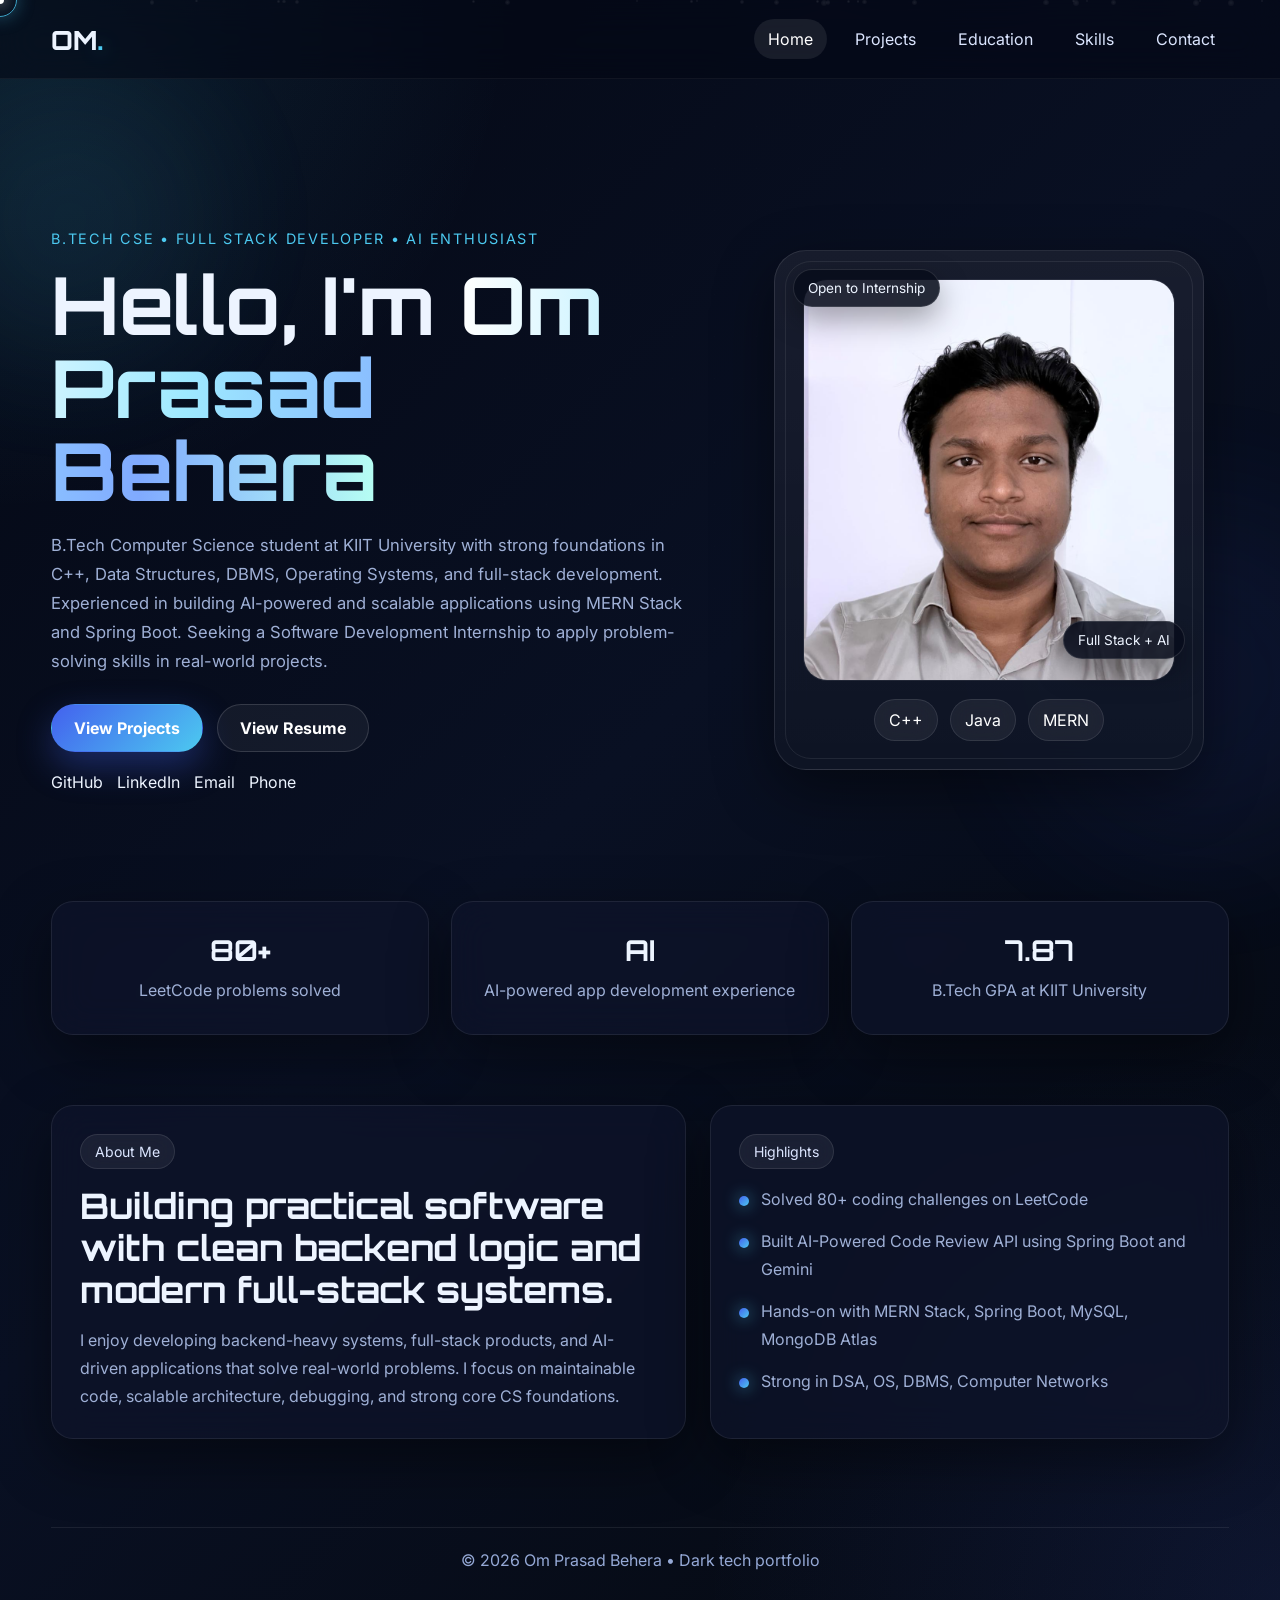
<file: index.html>
<!DOCTYPE html>
<html lang="en">
<head>
  <meta charset="UTF-8" />
  <meta name="viewport" content="width=device-width, initial-scale=1.0" />
  <title>Om Prasad | Portfolio</title>
  <meta name="description" content="Om Prasad Behera - B.Tech CSE Student, Full Stack Developer, AI Enthusiast" />
  <link rel="preconnect" href="https://fonts.googleapis.com" />
  <link rel="preconnect" href="https://fonts.gstatic.com" crossorigin />
  <link
    href="https://fonts.googleapis.com/css2?family=Inter:wght@300;400;500;600;700;800&family=Orbitron:wght@500;700;800&display=swap"
    rel="stylesheet"
  />
  <link rel="stylesheet" href="style.css" />
</head>
<body>
  <div class="cursor-dot"></div>
  <div class="cursor-ring"></div>

  <div class="bg-blur bg-blur-1"></div>
  <div class="bg-blur bg-blur-2"></div>
  <div class="bg-grid"></div>
  <div class="particles" id="particles"></div>

  <header class="site-header">
    <nav class="navbar container">
      <a href="index.html" class="logo">OM<span>.</span></a>

      <button class="menu-toggle" id="menuToggle" aria-label="Toggle Menu">
        <span></span>
        <span></span>
        <span></span>
      </button>

      <ul class="nav-links" id="navLinks">
        <li><a class="active" href="index.html">Home</a></li>
        <li><a href="projects.html">Projects</a></li>
        <li><a href="education.html">Education</a></li>
        <li><a href="skills.html">Skills</a></li>
        <li><a href="contact.html">Contact</a></li>
      </ul>
    </nav>
  </header>

  <main>
    <section class="hero container reveal">
      <div class="hero-content">
        <p class="eyebrow">B.Tech CSE • Full Stack Developer • AI Enthusiast</p>
        <h1>
          Hello, I'm <span class="gradient-text">Om Prasad Behera</span>
        </h1>
        <p class="hero-text">
          B.Tech Computer Science student at KIIT University with strong foundations
          in C++, Data Structures, DBMS, Operating Systems, and full-stack development.
          Experienced in building AI-powered and scalable applications using MERN Stack
          and Spring Boot. Seeking a Software Development Internship to apply
          problem-solving skills in real-world projects.
        </p>

        <div class="hero-actions">
          <a href="projects.html" class="btn btn-primary magnetic">View Projects</a>
          <a href="assets/resume.pdf" class="btn btn-secondary magnetic" target="_blank">View Resume</a>
        </div>

        <div class="hero-links">
          <a href="https://github.com/omprasad7711" target="_blank">GitHub</a>
          <a href="https://linkedin.com/in/omprasad7711" target="_blank">LinkedIn</a>
          <a href="mailto:omprasadbehera1@gmail.com">Email</a>
          <a href="contact.html">Phone</a>
        </div>
      </div>

      <div class="hero-visual">
        <div class="profile-card tilt-card floating-card">
          <div class="profile-ring"></div>

          <img src="assets/profile.jpg" alt="Om Prasad Behera" class="profile-image" />

          <div class="floating-badge badge-top">Open to Internship</div>
          <div class="floating-badge badge-right">Full Stack + AI</div>

          <div class="tech-orbs">
            <span>C++</span>
            <span>Java</span>
            <span>MERN</span>
          </div>
        </div>
      </div>
    </section>

    <section class="stats-section container reveal">
      <div class="glass-card stat-card tilt-card">
        <h3>80+</h3>
        <p>LeetCode problems solved</p>
      </div>
      <div class="glass-card stat-card tilt-card">
        <h3>AI</h3>
        <p>AI-powered app development experience</p>
      </div>
      <div class="glass-card stat-card tilt-card">
        <h3>7.87</h3>
        <p>B.Tech GPA at KIIT University</p>
      </div>
    </section>

    <section class="content-grid container">
      <div class="glass-card about-card reveal tilt-card">
        <div class="section-tag">About Me</div>
        <h2>Building practical software with clean backend logic and modern full-stack systems.</h2>
        <p>
          I enjoy developing backend-heavy systems, full-stack products, and AI-driven
          applications that solve real-world problems. I focus on maintainable code,
          scalable architecture, debugging, and strong core CS foundations.
        </p>
      </div>

      <div class="glass-card highlight-card reveal tilt-card">
        <div class="section-tag">Highlights</div>
        <ul class="highlight-list">
          <li>Solved 80+ coding challenges on LeetCode</li>
          <li>Built AI-Powered Code Review API using Spring Boot and Gemini</li>
          <li>Hands-on with MERN Stack, Spring Boot, MySQL, MongoDB Atlas</li>
          <li>Strong in DSA, OS, DBMS, Computer Networks</li>
        </ul>
      </div>
    </section>
  </main>

  <footer class="site-footer">
    <div class="container footer-inner">
      <p>© 2026 Om Prasad Behera • Dark tech portfolio</p>
    </div>
  </footer>

  <script src="script.js"></script>
</body>
</html>
</file>
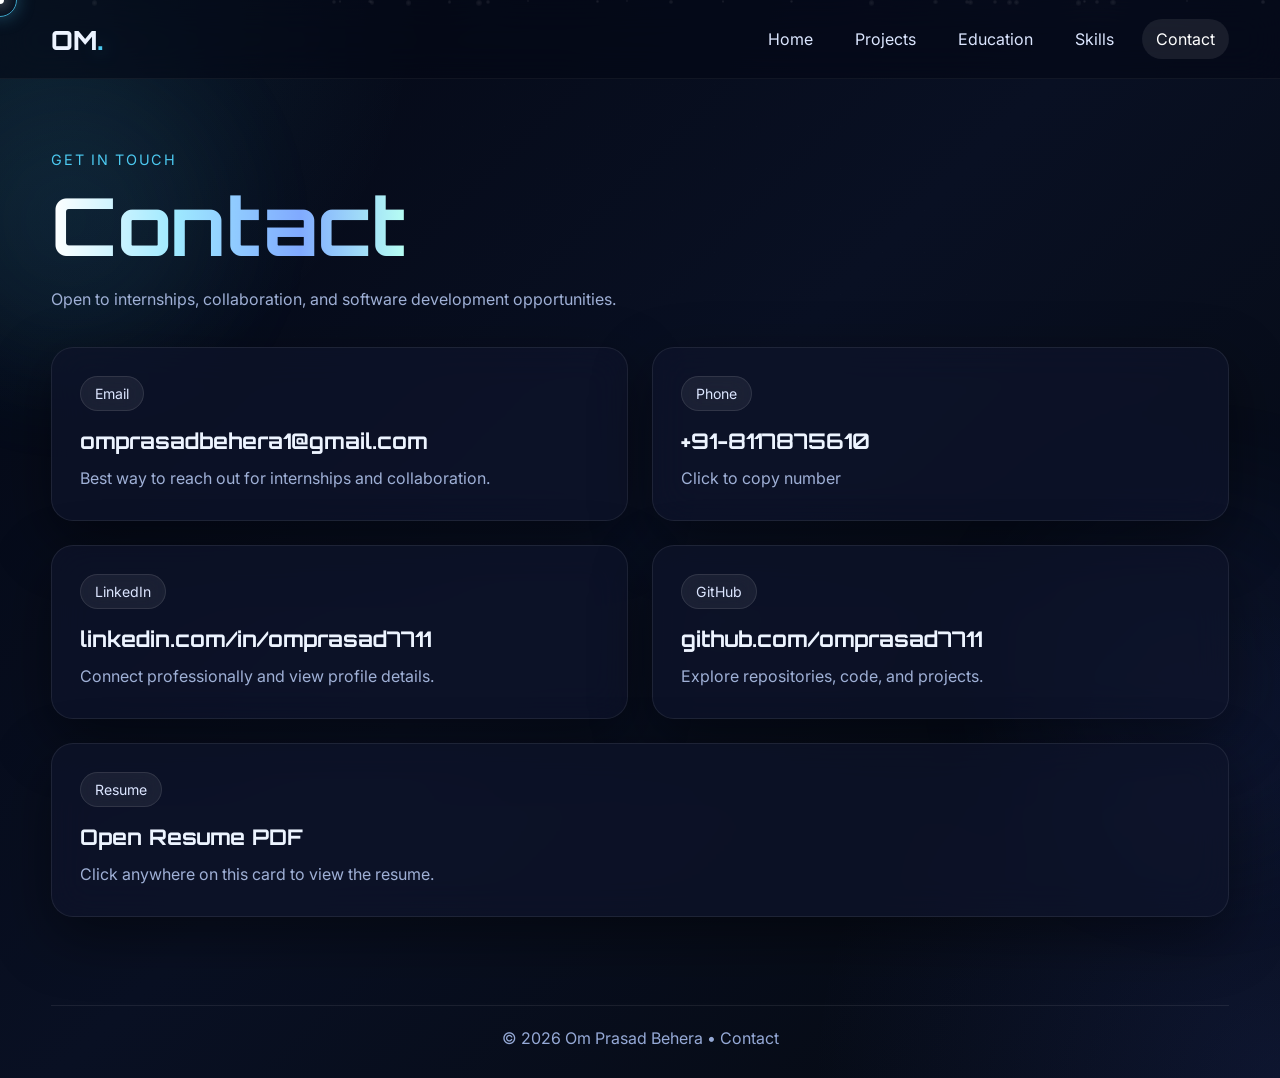
<file: contact.html>
<!DOCTYPE html>
<html lang="en">
<head>
  <meta charset="UTF-8" />
  <meta name="viewport" content="width=device-width, initial-scale=1.0" />
  <title>Contact | Om Prasad</title>
  <link rel="preconnect" href="https://fonts.googleapis.com" />
  <link rel="preconnect" href="https://fonts.gstatic.com" crossorigin />
  <link
    href="https://fonts.googleapis.com/css2?family=Inter:wght@300;400;500;600;700;800&family=Orbitron:wght@500;700;800&display=swap"
    rel="stylesheet"
  />
  <link rel="stylesheet" href="style.css" />
</head>
<body>
  <div class="cursor-dot"></div>
  <div class="cursor-ring"></div>
  <div class="bg-blur bg-blur-1"></div>
  <div class="bg-blur bg-blur-2"></div>
  <div class="bg-grid"></div>
  <div class="particles" id="particles"></div>

  <header class="site-header">
    <nav class="navbar container">
      <a href="index.html" class="logo">OM<span>.</span></a>
      <button class="menu-toggle" id="menuToggle" aria-label="Toggle Menu">
        <span></span><span></span><span></span>
      </button>
      <ul class="nav-links" id="navLinks">
        <li><a href="index.html">Home</a></li>
        <li><a href="projects.html">Projects</a></li>
        <li><a href="education.html">Education</a></li>
        <li><a href="skills.html">Skills</a></li>
        <li><a class="active" href="contact.html">Contact</a></li>
      </ul>
    </nav>
  </header>

  <main class="page-main container">
    <section class="page-hero reveal">
      <p class="eyebrow">Get In Touch</p>
      <h1><span class="gradient-text">Contact</span></h1>
      <p class="page-subtext">
        Open to internships, collaboration, and software development opportunities.
      </p>
    </section>

    <section class="cards-grid two-col">
      <a href="mailto:omprasadbehera1@gmail.com" class="contact-link-card">
        <article class="glass-card reveal tilt-card contact-card">
          <div class="section-tag">Email</div>
          <h2>omprasadbehera1@gmail.com</h2>
          <p>Best way to reach out for internships and collaboration.</p>
        </article>
      </a>

      <article class="glass-card reveal tilt-card contact-card copy-card" id="copyPhoneCard">
        <div class="section-tag">Phone</div>
        <h2 id="phoneNumber">+91-8117875610</h2>
        <p id="copyStatus">Click to copy number</p>
      </article>

      <a href="https://linkedin.com/in/omprasad7711" target="_blank" class="contact-link-card">
        <article class="glass-card reveal tilt-card contact-card">
          <div class="section-tag">LinkedIn</div>
          <h2>linkedin.com/in/omprasad7711</h2>
          <p>Connect professionally and view profile details.</p>
        </article>
      </a>

      <a href="https://github.com/omprasad7711" target="_blank" class="contact-link-card">
        <article class="glass-card reveal tilt-card contact-card">
          <div class="section-tag">GitHub</div>
          <h2>github.com/omprasad7711</h2>
          <p>Explore repositories, code, and projects.</p>
        </article>
      </a>

      <a href="assets/resume.pdf" target="_blank" class="contact-link-card contact-wide">
        <article class="glass-card reveal tilt-card contact-card">
          <div class="section-tag">Resume</div>
          <h2>Open Resume PDF</h2>
          <p>Click anywhere on this card to view the resume.</p>
        </article>
      </a>
    </section>
  </main>

  <footer class="site-footer">
    <div class="container footer-inner">
      <p>© 2026 Om Prasad Behera • Contact</p>
    </div>
  </footer>

  <script src="script.js"></script>
</body>
</html>
</file>
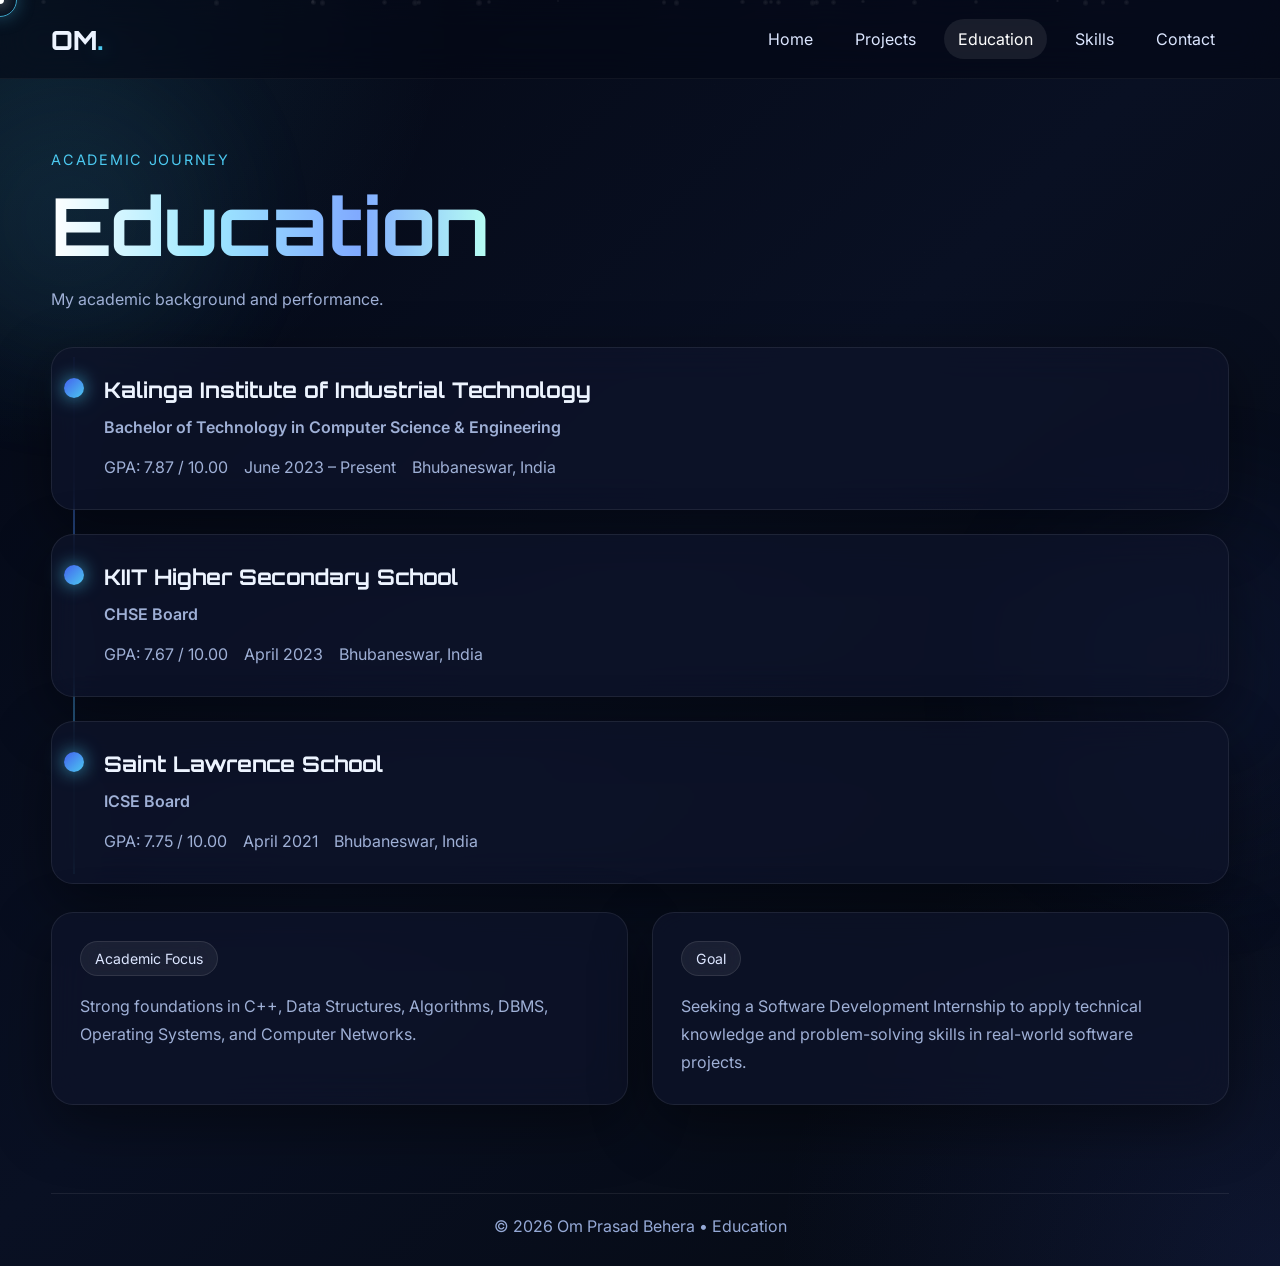
<file: education.html>
<!DOCTYPE html>
<html lang="en">
<head>
  <meta charset="UTF-8" />
  <meta name="viewport" content="width=device-width, initial-scale=1.0" />
  <title>Education | Om Prasad</title>
  <link rel="preconnect" href="https://fonts.googleapis.com" />
  <link rel="preconnect" href="https://fonts.gstatic.com" crossorigin />
  <link
    href="https://fonts.googleapis.com/css2?family=Inter:wght@300;400;500;600;700;800&family=Orbitron:wght@500;700;800&display=swap"
    rel="stylesheet"
  />
  <link rel="stylesheet" href="style.css" />
</head>
<body>
  <div class="cursor-dot"></div>
  <div class="cursor-ring"></div>
  <div class="bg-blur bg-blur-1"></div>
  <div class="bg-blur bg-blur-2"></div>
  <div class="bg-grid"></div>
  <div class="particles" id="particles"></div>

  <header class="site-header">
    <nav class="navbar container">
      <a href="index.html" class="logo">OM<span>.</span></a>
      <button class="menu-toggle" id="menuToggle" aria-label="Toggle Menu">
        <span></span><span></span><span></span>
      </button>
      <ul class="nav-links" id="navLinks">
        <li><a href="index.html">Home</a></li>
        <li><a href="projects.html">Projects</a></li>
        <li><a class="active" href="education.html">Education</a></li>
        <li><a href="skills.html">Skills</a></li>
        <li><a href="contact.html">Contact</a></li>
      </ul>
    </nav>
  </header>

  <main class="page-main container">
    <section class="page-hero reveal">
      <p class="eyebrow">Academic Journey</p>
      <h1><span class="gradient-text">Education</span></h1>
      <p class="page-subtext">
        My academic background and performance.
      </p>
    </section>

    <section class="timeline">
      <article class="glass-card timeline-card reveal tilt-card">
        <div class="timeline-dot"></div>
        <h2>Kalinga Institute of Industrial Technology</h2>
        <p class="edu-degree">Bachelor of Technology in Computer Science & Engineering</p>
        <div class="edu-meta">
          <span>GPA: 7.87 / 10.00</span>
          <span>June 2023 – Present</span>
          <span>Bhubaneswar, India</span>
        </div>
      </article>

      <article class="glass-card timeline-card reveal tilt-card">
        <div class="timeline-dot"></div>
        <h2>KIIT Higher Secondary School</h2>
        <p class="edu-degree">CHSE Board</p>
        <div class="edu-meta">
          <span>GPA: 7.67 / 10.00</span>
          <span>April 2023</span>
          <span>Bhubaneswar, India</span>
        </div>
      </article>

      <article class="glass-card timeline-card reveal tilt-card">
        <div class="timeline-dot"></div>
        <h2>Saint Lawrence School</h2>
        <p class="edu-degree">ICSE Board</p>
        <div class="edu-meta">
          <span>GPA: 7.75 / 10.00</span>
          <span>April 2021</span>
          <span>Bhubaneswar, India</span>
        </div>
      </article>
    </section>

    <section class="cards-grid two-col">
      <article class="glass-card reveal tilt-card">
        <div class="section-tag">Academic Focus</div>
        <p>
          Strong foundations in C++, Data Structures, Algorithms, DBMS,
          Operating Systems, and Computer Networks.
        </p>
      </article>

      <article class="glass-card reveal tilt-card">
        <div class="section-tag">Goal</div>
        <p>
          Seeking a Software Development Internship to apply technical knowledge
          and problem-solving skills in real-world software projects.
        </p>
      </article>
    </section>
  </main>

  <footer class="site-footer">
    <div class="container footer-inner">
      <p>© 2026 Om Prasad Behera • Education</p>
    </div>
  </footer>

  <script src="script.js"></script>
</body>
</html>
</file>
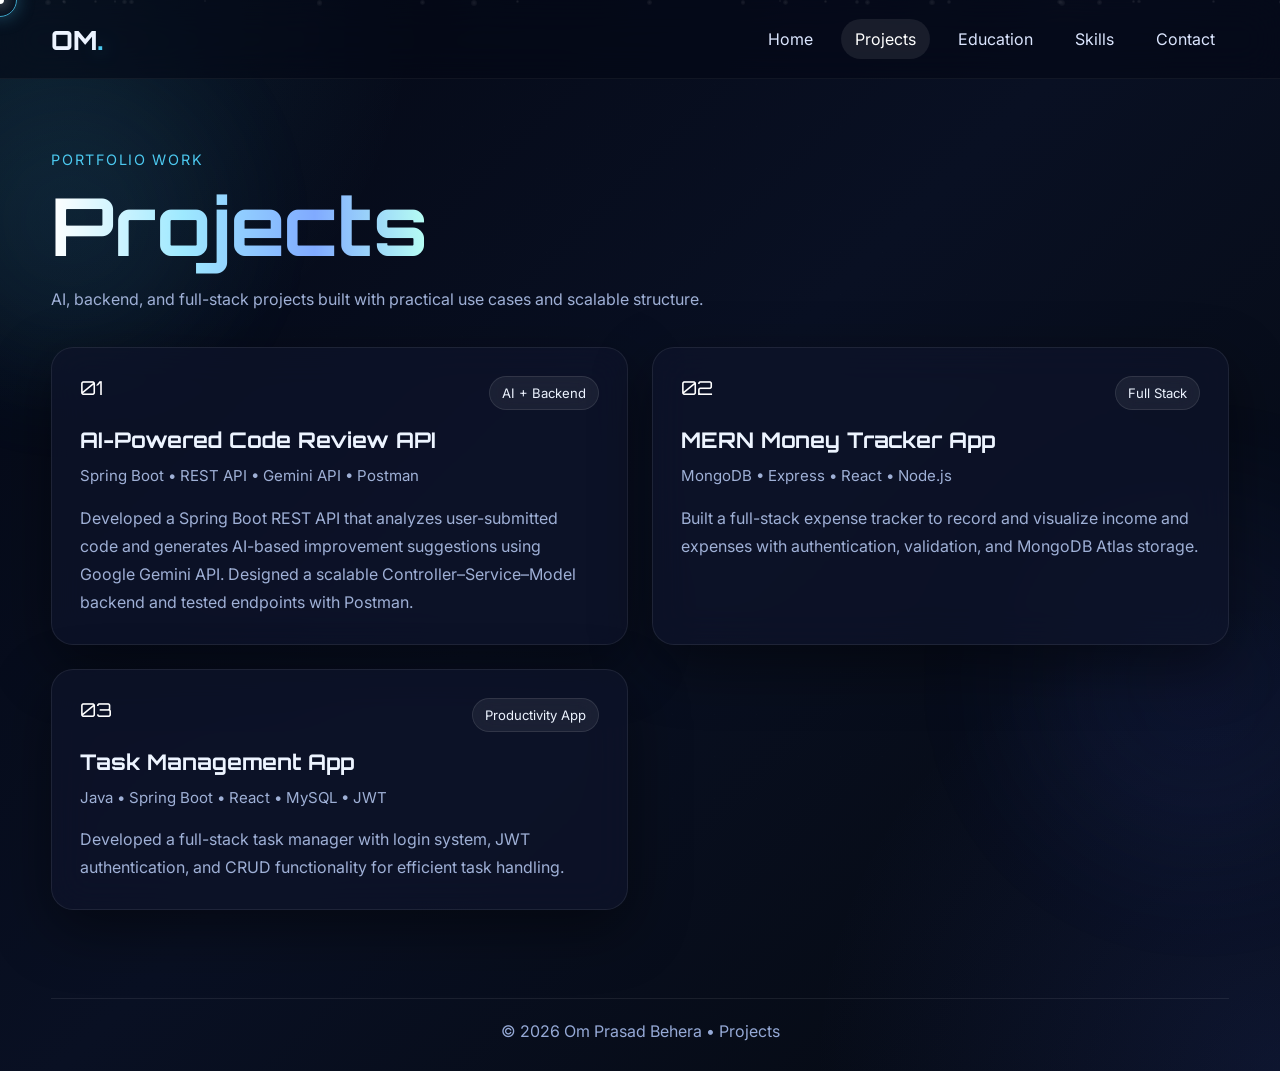
<file: projects.html>
<!DOCTYPE html>
<html lang="en">
<head>
  <meta charset="UTF-8" />
  <meta name="viewport" content="width=device-width, initial-scale=1.0" />
  <title>Projects | Om Prasad</title>
  <link rel="preconnect" href="https://fonts.googleapis.com" />
  <link rel="preconnect" href="https://fonts.gstatic.com" crossorigin />
  <link
    href="https://fonts.googleapis.com/css2?family=Inter:wght@300;400;500;600;700;800&family=Orbitron:wght@500;700;800&display=swap"
    rel="stylesheet"
  />
  <link rel="stylesheet" href="style.css" />
</head>
<body>
  <div class="cursor-dot"></div>
  <div class="cursor-ring"></div>
  <div class="bg-blur bg-blur-1"></div>
  <div class="bg-blur bg-blur-2"></div>
  <div class="bg-grid"></div>
  <div class="particles" id="particles"></div>

  <header class="site-header">
    <nav class="navbar container">
      <a href="index.html" class="logo">OM<span>.</span></a>
      <button class="menu-toggle" id="menuToggle" aria-label="Toggle Menu">
        <span></span><span></span><span></span>
      </button>
      <ul class="nav-links" id="navLinks">
        <li><a href="index.html">Home</a></li>
        <li><a class="active" href="projects.html">Projects</a></li>
        <li><a href="education.html">Education</a></li>
        <li><a href="skills.html">Skills</a></li>
        <li><a href="contact.html">Contact</a></li>
      </ul>
    </nav>
  </header>

  <main class="page-main container">
    <section class="page-hero reveal">
      <p class="eyebrow">Portfolio Work</p>
      <h1><span class="gradient-text">Projects</span></h1>
      <p class="page-subtext">
        AI, backend, and full-stack projects built with practical use cases and scalable structure.
      </p>
    </section>

    <section class="cards-grid projects-grid">
      <article class="glass-card project-card reveal tilt-card">
        <div class="project-top">
          <span class="project-number">01</span>
          <span class="project-chip">AI + Backend</span>
        </div>
        <h2>AI-Powered Code Review API</h2>
        <p class="project-stack">Spring Boot • REST API • Gemini API • Postman</p>
        <p>
          Developed a Spring Boot REST API that analyzes user-submitted code and
          generates AI-based improvement suggestions using Google Gemini API.
          Designed a scalable Controller–Service–Model backend and tested endpoints with Postman.
        </p>
      </article>

      <article class="glass-card project-card reveal tilt-card">
        <div class="project-top">
          <span class="project-number">02</span>
          <span class="project-chip">Full Stack</span>
        </div>
        <h2>MERN Money Tracker App</h2>
        <p class="project-stack">MongoDB • Express • React • Node.js</p>
        <p>
          Built a full-stack expense tracker to record and visualize income and expenses
          with authentication, validation, and MongoDB Atlas storage.
        </p>
      </article>

      <article class="glass-card project-card reveal tilt-card">
        <div class="project-top">
          <span class="project-number">03</span>
          <span class="project-chip">Productivity App</span>
        </div>
        <h2>Task Management App</h2>
        <p class="project-stack">Java • Spring Boot • React • MySQL • JWT</p>
        <p>
          Developed a full-stack task manager with login system, JWT authentication,
          and CRUD functionality for efficient task handling.
        </p>
      </article>
    </section>
  </main>

  <footer class="site-footer">
    <div class="container footer-inner">
      <p>© 2026 Om Prasad Behera • Projects</p>
    </div>
  </footer>

  <script src="script.js"></script>
</body>
</html>
</file>
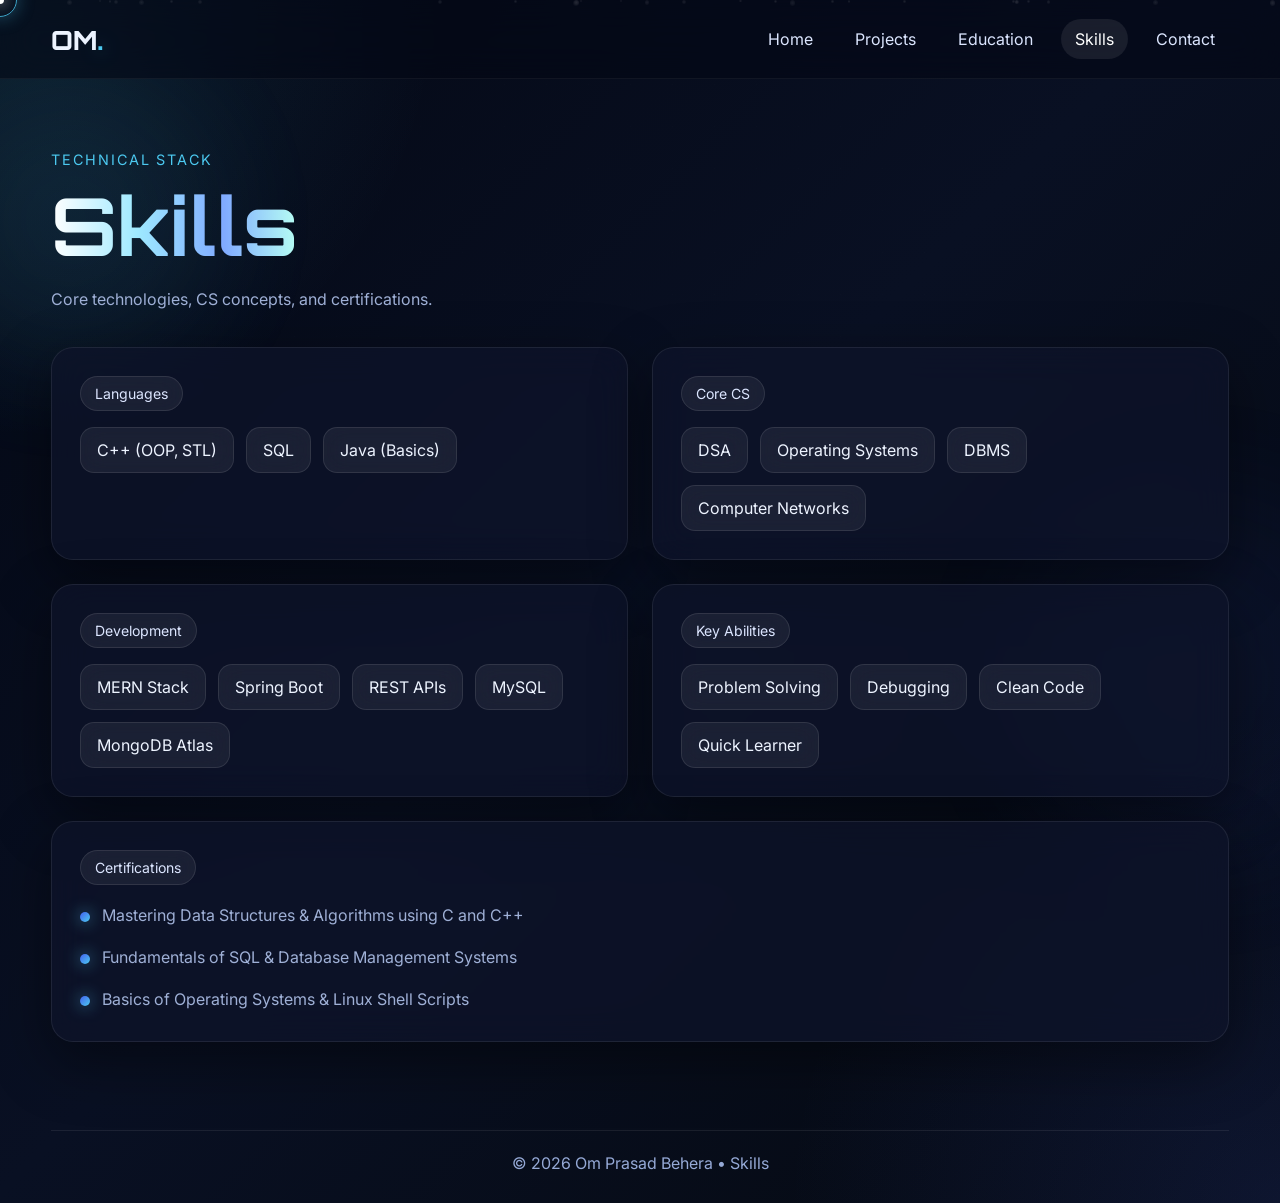
<file: skills.html>
<!DOCTYPE html>
<html lang="en">
<head>
  <meta charset="UTF-8" />
  <meta name="viewport" content="width=device-width, initial-scale=1.0" />
  <title>Skills | Om Prasad</title>
  <link rel="preconnect" href="https://fonts.googleapis.com" />
  <link rel="preconnect" href="https://fonts.gstatic.com" crossorigin />
  <link
    href="https://fonts.googleapis.com/css2?family=Inter:wght@300;400;500;600;700;800&family=Orbitron:wght@500;700;800&display=swap"
    rel="stylesheet"
  />
  <link rel="stylesheet" href="style.css" />
</head>
<body>
  <div class="cursor-dot"></div>
  <div class="cursor-ring"></div>
  <div class="bg-blur bg-blur-1"></div>
  <div class="bg-blur bg-blur-2"></div>
  <div class="bg-grid"></div>
  <div class="particles" id="particles"></div>

  <header class="site-header">
    <nav class="navbar container">
      <a href="index.html" class="logo">OM<span>.</span></a>
      <button class="menu-toggle" id="menuToggle" aria-label="Toggle Menu">
        <span></span><span></span><span></span>
      </button>
      <ul class="nav-links" id="navLinks">
        <li><a href="index.html">Home</a></li>
        <li><a href="projects.html">Projects</a></li>
        <li><a href="education.html">Education</a></li>
        <li><a class="active" href="skills.html">Skills</a></li>
        <li><a href="contact.html">Contact</a></li>
      </ul>
    </nav>
  </header>

  <main class="page-main container">
    <section class="page-hero reveal">
      <p class="eyebrow">Technical Stack</p>
      <h1><span class="gradient-text">Skills</span></h1>
      <p class="page-subtext">
        Core technologies, CS concepts, and certifications.
      </p>
    </section>

    <section class="cards-grid">
      <article class="glass-card reveal tilt-card">
        <div class="section-tag">Languages</div>
        <div class="chip-wrap">
          <span class="skill-chip">C++ (OOP, STL)</span>
          <span class="skill-chip">SQL</span>
          <span class="skill-chip">Java (Basics)</span>
        </div>
      </article>

      <article class="glass-card reveal tilt-card">
        <div class="section-tag">Core CS</div>
        <div class="chip-wrap">
          <span class="skill-chip">DSA</span>
          <span class="skill-chip">Operating Systems</span>
          <span class="skill-chip">DBMS</span>
          <span class="skill-chip">Computer Networks</span>
        </div>
      </article>

      <article class="glass-card reveal tilt-card">
        <div class="section-tag">Development</div>
        <div class="chip-wrap">
          <span class="skill-chip">MERN Stack</span>
          <span class="skill-chip">Spring Boot</span>
          <span class="skill-chip">REST APIs</span>
          <span class="skill-chip">MySQL</span>
          <span class="skill-chip">MongoDB Atlas</span>
        </div>
      </article>

      <article class="glass-card reveal tilt-card">
        <div class="section-tag">Key Abilities</div>
        <div class="chip-wrap">
          <span class="skill-chip">Problem Solving</span>
          <span class="skill-chip">Debugging</span>
          <span class="skill-chip">Clean Code</span>
          <span class="skill-chip">Quick Learner</span>
        </div>
      </article>

      <article class="glass-card reveal tilt-card skills-full">
        <div class="section-tag">Certifications</div>
        <ul class="highlight-list">
          <li>Mastering Data Structures & Algorithms using C and C++</li>
          <li>Fundamentals of SQL & Database Management Systems</li>
          <li>Basics of Operating Systems & Linux Shell Scripts</li>
        </ul>
      </article>
    </section>
  </main>

  <footer class="site-footer">
    <div class="container footer-inner">
      <p>© 2026 Om Prasad Behera • Skills</p>
    </div>
  </footer>

  <script src="script.js"></script>
</body>
</html>
</file>
<file: style.css>
:root {
  --bg: #050816;
  --bg-soft: #0b1128;
  --surface: rgba(14, 20, 42, 0.72);
  --surface-strong: rgba(18, 28, 58, 0.88);
  --border: rgba(255, 255, 255, 0.08);
  --text: #edf4ff;
  --muted: #9fb0d6;
  --accent: #4cc9f0;
  --accent-2: #4361ee;
  --accent-3: #00f5d4;
  --shadow: 0 20px 60px rgba(0, 0, 0, 0.45);
  --radius: 22px;
  --max-width: 1180px;
}

* {
  margin: 0;
  padding: 0;
  box-sizing: border-box;
}

html {
  scroll-behavior: smooth;
}

body {
  font-family: "Inter", sans-serif;
  background:
    radial-gradient(circle at top left, rgba(76, 201, 240, 0.12), transparent 25%),
    radial-gradient(circle at bottom right, rgba(67, 97, 238, 0.14), transparent 28%),
    linear-gradient(135deg, #040814 0%, #091023 48%, #050910 100%);
  color: var(--text);
  min-height: 100vh;
  overflow-x: hidden;
  position: relative;
  cursor: auto;
}

a {
  color: inherit;
  text-decoration: none;
}

img {
  max-width: 100%;
  display: block;
}

.container {
  width: min(92%, var(--max-width));
  margin: 0 auto;
}

.site-header {
  position: sticky;
  top: 0;
  z-index: 1000;
  background: rgba(5, 8, 22, 0.58);
  backdrop-filter: blur(18px);
  border-bottom: 1px solid rgba(255, 255, 255, 0.05);
}

.navbar {
  min-height: 78px;
  display: flex;
  align-items: center;
  justify-content: space-between;
  gap: 24px;
}

.logo {
  font-family: "Orbitron", sans-serif;
  font-size: 1.65rem;
  font-weight: 800;
}

.logo span {
  color: var(--accent);
  text-shadow: 0 0 18px rgba(76, 201, 240, 0.75);
}

.nav-links {
  list-style: none;
  display: flex;
  align-items: center;
  gap: 14px;
}

.nav-links a {
  padding: 10px 14px;
  border-radius: 999px;
  color: #dce6ff;
  transition: 0.3s ease;
}

.nav-links a:hover,
.nav-links a.active {
  color: #fff;
  background: rgba(255, 255, 255, 0.08);
}

.menu-toggle {
  display: none;
  background: transparent;
  border: none;
  cursor: pointer;
}

.menu-toggle span {
  display: block;
  width: 26px;
  height: 3px;
  margin: 5px 0;
  border-radius: 999px;
  background: #fff;
}

.hero,
.page-main {
  position: relative;
  z-index: 2;
}

.hero {
  min-height: calc(100vh - 78px);
  display: grid;
  grid-template-columns: 1.15fr 0.85fr;
  align-items: center;
  gap: 50px;
  padding: 70px 0 30px;
}

.eyebrow {
  display: inline-block;
  margin-bottom: 16px;
  color: var(--accent);
  font-size: 0.9rem;
  letter-spacing: 0.12em;
  text-transform: uppercase;
}

.hero h1,
.page-hero h1 {
  font-family: "Orbitron", sans-serif;
  font-size: clamp(2.8rem, 7vw, 5rem);
  line-height: 1.04;
  margin-bottom: 18px;
}

.gradient-text {
  background: linear-gradient(90deg, #ffffff 0%, #9ee9ff 35%, #80aaff 70%, #b7fff3 100%);
  -webkit-background-clip: text;
  -webkit-text-fill-color: transparent;
}

.hero-text,
.page-subtext,
.glass-card p,
.highlight-list li,
.edu-meta span,
.project-stack {
  color: var(--muted);
  line-height: 1.75;
}

.hero-text {
  max-width: 700px;
  font-size: 1.04rem;
  margin-bottom: 28px;
}

.hero-actions,
.hero-links {
  display: flex;
  flex-wrap: wrap;
  gap: 14px;
}

.hero-actions {
  margin-bottom: 20px;
}

.hero-links a:hover {
  color: var(--accent);
}

.btn {
  display: inline-flex;
  align-items: center;
  justify-content: center;
  min-height: 48px;
  padding: 0 22px;
  border-radius: 999px;
  font-weight: 700;
  transition: 0.35s ease;
  border: 1px solid transparent;
}

.btn-primary {
  color: #fff;
  background: linear-gradient(135deg, var(--accent-2), var(--accent));
  box-shadow: 0 14px 35px rgba(67, 97, 238, 0.35);
}

.btn-primary:hover {
  transform: translateY(-2px) scale(1.02);
}

.btn-secondary {
  color: #fff;
  border-color: rgba(255, 255, 255, 0.14);
  background: rgba(255, 255, 255, 0.05);
}

.btn-secondary:hover {
  transform: translateY(-2px);
  background: rgba(255, 255, 255, 0.1);
}

.hero-visual {
  display: flex;
  justify-content: center;
}

.profile-card {
  position: relative;
  width: min(100%, 430px);
  padding: 28px;
  border-radius: 32px;
  background:
    linear-gradient(180deg, rgba(255,255,255,0.06), rgba(255,255,255,0.02)),
    rgba(10, 16, 34, 0.82);
  border: 1px solid rgba(255, 255, 255, 0.1);
  backdrop-filter: blur(18px);
  box-shadow: var(--shadow);
  overflow: hidden;
}

.profile-ring {
  position: absolute;
  inset: 10px;
  border-radius: 26px;
  border: 1px solid rgba(255, 255, 255, 0.08);
  pointer-events: none;
}

.profile-image {
  width: 100%;
  aspect-ratio: 1 / 1.08;
  object-fit: cover;
  border-radius: 24px;
  border: 1px solid rgba(255,255,255,0.08);
}

.floating-badge {
  position: absolute;
  padding: 10px 14px;
  border-radius: 999px;
  background: rgba(8, 13, 28, 0.88);
  border: 1px solid rgba(255,255,255,0.12);
  font-size: 0.85rem;
  box-shadow: 0 12px 30px rgba(0,0,0,0.35);
}

.badge-top {
  top: 18px;
  left: 18px;
}

.badge-right {
  right: 18px;
  bottom: 110px;
}

.tech-orbs {
  display: flex;
  justify-content: center;
  gap: 12px;
  margin-top: 18px;
  flex-wrap: wrap;
}

.tech-orbs span,
.skill-chip,
.project-chip,
.section-tag {
  border: 1px solid rgba(255,255,255,0.1);
  background: rgba(255,255,255,0.06);
  backdrop-filter: blur(12px);
}

.tech-orbs span {
  padding: 10px 14px;
  border-radius: 999px;
  color: #fff;
}

.stats-section,
.cards-grid,
.content-grid {
  position: relative;
  z-index: 2;
}

.stats-section {
  display: grid;
  grid-template-columns: repeat(3, 1fr);
  gap: 22px;
  margin-bottom: 70px;
}

.content-grid {
  display: grid;
  grid-template-columns: 1.1fr 0.9fr;
  gap: 24px;
  padding-bottom: 70px;
}

.glass-card {
  background: var(--surface);
  border: 1px solid var(--border);
  border-radius: var(--radius);
  padding: 28px;
  backdrop-filter: blur(18px);
  box-shadow: var(--shadow);
  transition: transform 0.3s ease, border-color 0.3s ease, background 0.3s ease;
}

.glass-card:hover {
  border-color: rgba(76, 201, 240, 0.28);
  background: var(--surface-strong);
}

.stat-card {
  text-align: center;
  padding: 30px 20px;
}

.stat-card h3 {
  font-family: "Orbitron", sans-serif;
  font-size: 1.8rem;
  margin-bottom: 8px;
}

.section-tag {
  display: inline-block;
  padding: 8px 14px;
  border-radius: 999px;
  color: #dce6ff;
  margin-bottom: 16px;
  font-size: 0.88rem;
}

.about-card h2 {
  font-family: "Orbitron", sans-serif;
  font-size: clamp(1.4rem, 4vw, 2.2rem);
  line-height: 1.2;
  margin-bottom: 14px;
}

.highlight-list {
  list-style: none;
  display: grid;
  gap: 14px;
}

.highlight-list li {
  position: relative;
  padding-left: 22px;
}

.highlight-list li::before {
  content: "";
  position: absolute;
  left: 0;
  top: 11px;
  width: 10px;
  height: 10px;
  border-radius: 50%;
  background: linear-gradient(135deg, var(--accent-2), var(--accent));
  box-shadow: 0 0 16px rgba(76, 201, 240, 0.7);
}

.page-main {
  padding: 70px 0;
}

.page-hero {
  margin-bottom: 34px;
}

.cards-grid {
  display: grid;
  grid-template-columns: repeat(2, minmax(0, 1fr));
  gap: 24px;
}

.project-top {
  display: flex;
  justify-content: space-between;
  gap: 12px;
  margin-bottom: 16px;
}

.project-number {
  font-family: "Orbitron", sans-serif;
  font-size: 1.2rem;
  color: #ffffff;
}

.project-chip {
  padding: 8px 12px;
  border-radius: 999px;
  font-size: 0.82rem;
}

.project-card h2,
.timeline-card h2,
.contact-card h2 {
  font-family: "Orbitron", sans-serif;
  margin-bottom: 10px;
  font-size: 1.35rem;
}

.project-stack {
  margin-bottom: 14px;
  font-size: 0.94rem;
}

.timeline {
  position: relative;
  display: grid;
  gap: 24px;
  margin-bottom: 28px;
}

.timeline::before {
  content: "";
  position: absolute;
  left: 22px;
  top: 10px;
  bottom: 10px;
  width: 2px;
  background: linear-gradient(var(--accent-2), var(--accent));
  opacity: 0.5;
}

.timeline-card {
  position: relative;
  padding-left: 52px;
}

.timeline-dot {
  position: absolute;
  left: 12px;
  top: 30px;
  width: 20px;
  height: 20px;
  border-radius: 50%;
  background: linear-gradient(135deg, var(--accent-2), var(--accent));
  box-shadow: 0 0 18px rgba(76, 201, 240, 0.75);
}

.edu-degree {
  color: #edf2ff;
  margin-bottom: 12px;
  font-weight: 600;
}

.edu-meta {
  display: flex;
  flex-wrap: wrap;
  gap: 10px 16px;
}

.chip-wrap {
  display: flex;
  flex-wrap: wrap;
  gap: 12px;
}

.skill-chip {
  padding: 12px 16px;
  border-radius: 14px;
  transition: transform 0.25s ease, background 0.25s ease;
}

.skill-chip:hover {
  transform: translateY(-4px);
  background: rgba(255,255,255,0.1);
}

.two-col {
  grid-template-columns: repeat(2, minmax(0, 1fr));
}

.contact-link-card {
  display: block;
  color: inherit;
}

.skills-full,
.contact-wide {
  grid-column: 1 / -1;
}

.copy-card {
  cursor: pointer;
}

.site-footer {
  position: relative;
  z-index: 2;
  padding: 18px 0 30px;
}

.footer-inner {
  border-top: 1px solid rgba(255,255,255,0.08);
  padding-top: 22px;
  color: #95a9d6;
  text-align: center;
}

.bg-blur {
  position: fixed;
  border-radius: 50%;
  filter: blur(70px);
  pointer-events: none;
  opacity: 0.45;
  z-index: 0;
}

.bg-blur-1 {
  width: 280px;
  height: 280px;
  background: rgba(76, 201, 240, 0.2);
  top: 80px;
  left: -70px;
  animation: floatBlob 8s ease-in-out infinite;
}

.bg-blur-2 {
  width: 360px;
  height: 360px;
  background: rgba(67, 97, 238, 0.18);
  bottom: 40px;
  right: -100px;
  animation: floatBlob 10s ease-in-out infinite reverse;
}

.bg-grid {
  position: fixed;
  inset: 0;
  background-image:
    linear-gradient(rgba(255,255,255,0.03) 1px, transparent 1px),
    linear-gradient(90deg, rgba(255,255,255,0.03) 1px, transparent 1px);
  background-size: 42px 42px;
  mask-image: radial-gradient(circle at center, black 45%, transparent 100%);
  opacity: 0.2;
  pointer-events: none;
  z-index: 0;
}

.particles {
  position: fixed;
  inset: 0;
  overflow: hidden;
  pointer-events: none;
  z-index: 1;
}

.particle {
  position: absolute;
  border-radius: 50%;
  background: radial-gradient(circle, rgba(255,255,255,0.9), rgba(255,255,255,0.1));
  animation: rise linear infinite;
  opacity: 0.5;
}

.cursor-dot,
.cursor-ring {
  position: fixed;
  top: 0;
  left: 0;
  pointer-events: none;
  z-index: 9999;
  transform: translate(-50%, -50%);
}

.cursor-dot {
  width: 8px;
  height: 8px;
  border-radius: 50%;
  background: #ffffff;
  box-shadow: 0 0 14px rgba(255,255,255,0.9);
}

.cursor-ring {
  width: 34px;
  height: 34px;
  border-radius: 50%;
  border: 1px solid rgba(76, 201, 240, 0.8);
  box-shadow: 0 0 18px rgba(76, 201, 240, 0.35);
  transition: width 0.18s ease, height 0.18s ease, border-color 0.18s ease;
}

.reveal {
  opacity: 0;
  transform: translateY(26px);
  transition: opacity 0.8s ease, transform 0.8s ease;
}

.reveal.show {
  opacity: 1;
  transform: translateY(0);
}

.floating-card {
  animation: levitate 5s ease-in-out infinite;
}

@keyframes floatBlob {
  0%, 100% { transform: translateY(0) translateX(0) scale(1); }
  50% { transform: translateY(-24px) translateX(20px) scale(1.05); }
}

@keyframes levitate {
  0%, 100% { transform: translateY(0px); }
  50% { transform: translateY(-12px); }
}

@keyframes rise {
  from {
    transform: translateY(100vh) scale(1);
    opacity: 0;
  }
  20% {
    opacity: 0.5;
  }
  to {
    transform: translateY(-10vh) scale(0.5);
    opacity: 0;
  }
}

@media (max-width: 980px) {
  .cursor-dot,
  .cursor-ring {
    display: none;
  }

  .hero,
  .content-grid,
  .stats-section,
  .cards-grid,
  .two-col {
    grid-template-columns: 1fr;
  }

  .hero {
    padding-top: 40px;
  }

  .hero-visual {
    order: -1;
  }

  .menu-toggle {
    display: block;
    z-index: 1200;
  }

  .nav-links {
    position: absolute;
    top: 78px;
    right: 4%;
    width: min(260px, 88vw);
    padding: 18px;
    border-radius: 18px;
    flex-direction: column;
    align-items: stretch;
    background: rgba(10, 14, 30, 0.96);
    border: 1px solid rgba(255,255,255,0.08);
    box-shadow: var(--shadow);
    display: none;
  }

  .nav-links.open {
    display: flex;
  }

  .timeline::before {
    left: 18px;
  }

  .timeline-card {
    padding-left: 46px;
  }

  .timeline-dot {
    left: 8px;
  }
}

@media (max-width: 640px) {
  .hero h1,
  .page-hero h1 {
    font-size: 2.4rem;
  }

  .glass-card,
  .profile-card {
    padding: 22px;
  }

  .btn {
    width: 100%;
  }

  .hero-actions {
    flex-direction: column;
  }
}
</file>
